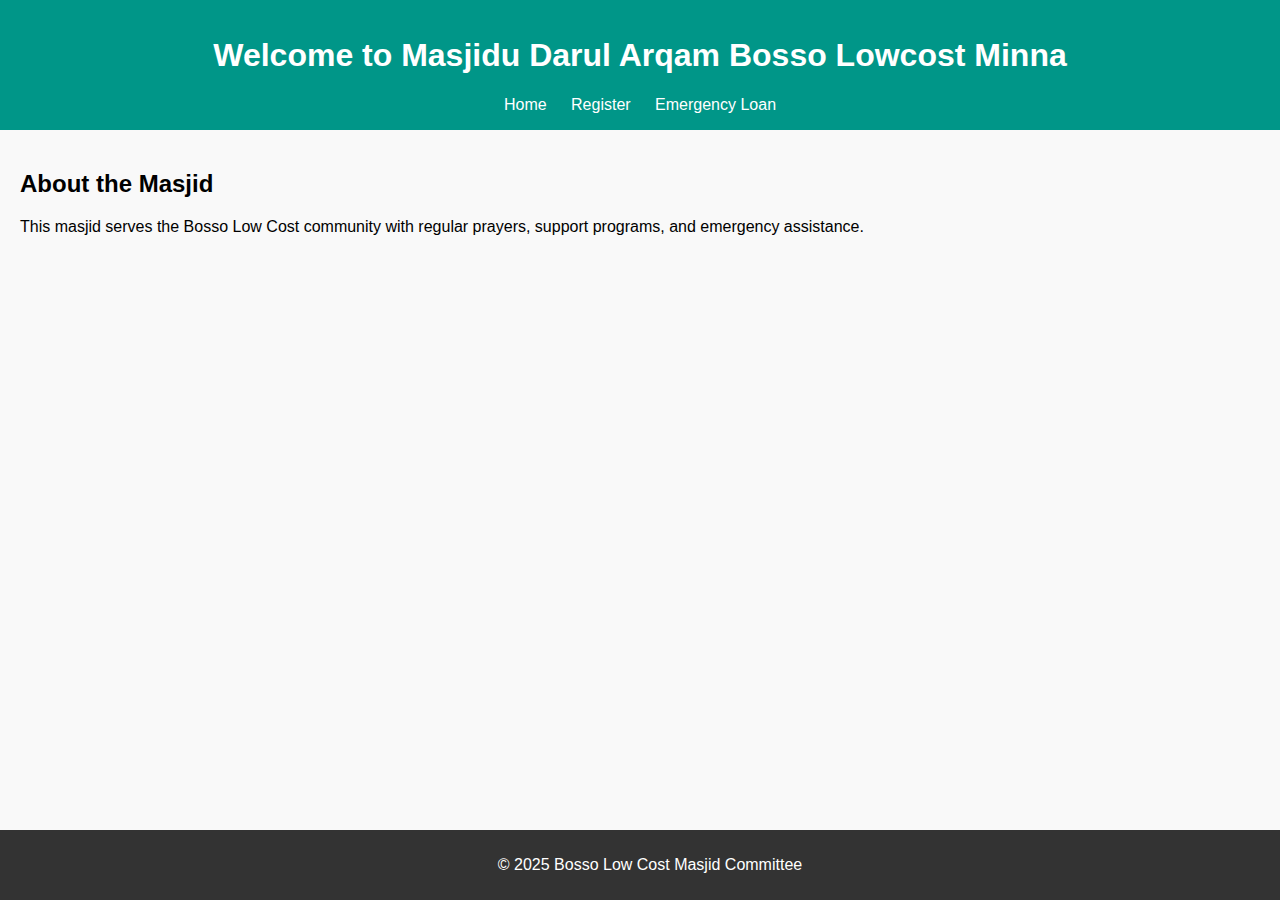
<file: index.html>
<!DOCTYPE html>
<html lang="en">
<head>
  <meta charset="UTF-8">
  <meta name="viewport" content="width=device-width, initial-scale=1">
  <title>Masjid Community</title>
  <link rel="stylesheet" href="css/style.css">
</head>
<body>
  <header>
    <h1>Welcome to Masjidu Darul Arqam Bosso Lowcost Minna</h1>
    <nav>
      <a href="index.html">Home</a>
      <a href="register.html">Register</a>
      <a href="loan.html">Emergency Loan</a>
    </nav>
  </header>

  <main>
    <section>
      <h2>About the Masjid</h2>
      <p>This masjid serves the Bosso Low Cost community with regular prayers, support programs, and emergency assistance.</p>
    </section>
  </main>

  <footer>
    <p>&copy; 2025 Bosso Low Cost Masjid Committee</p>
  </footer>
</body>
</html>
</file>
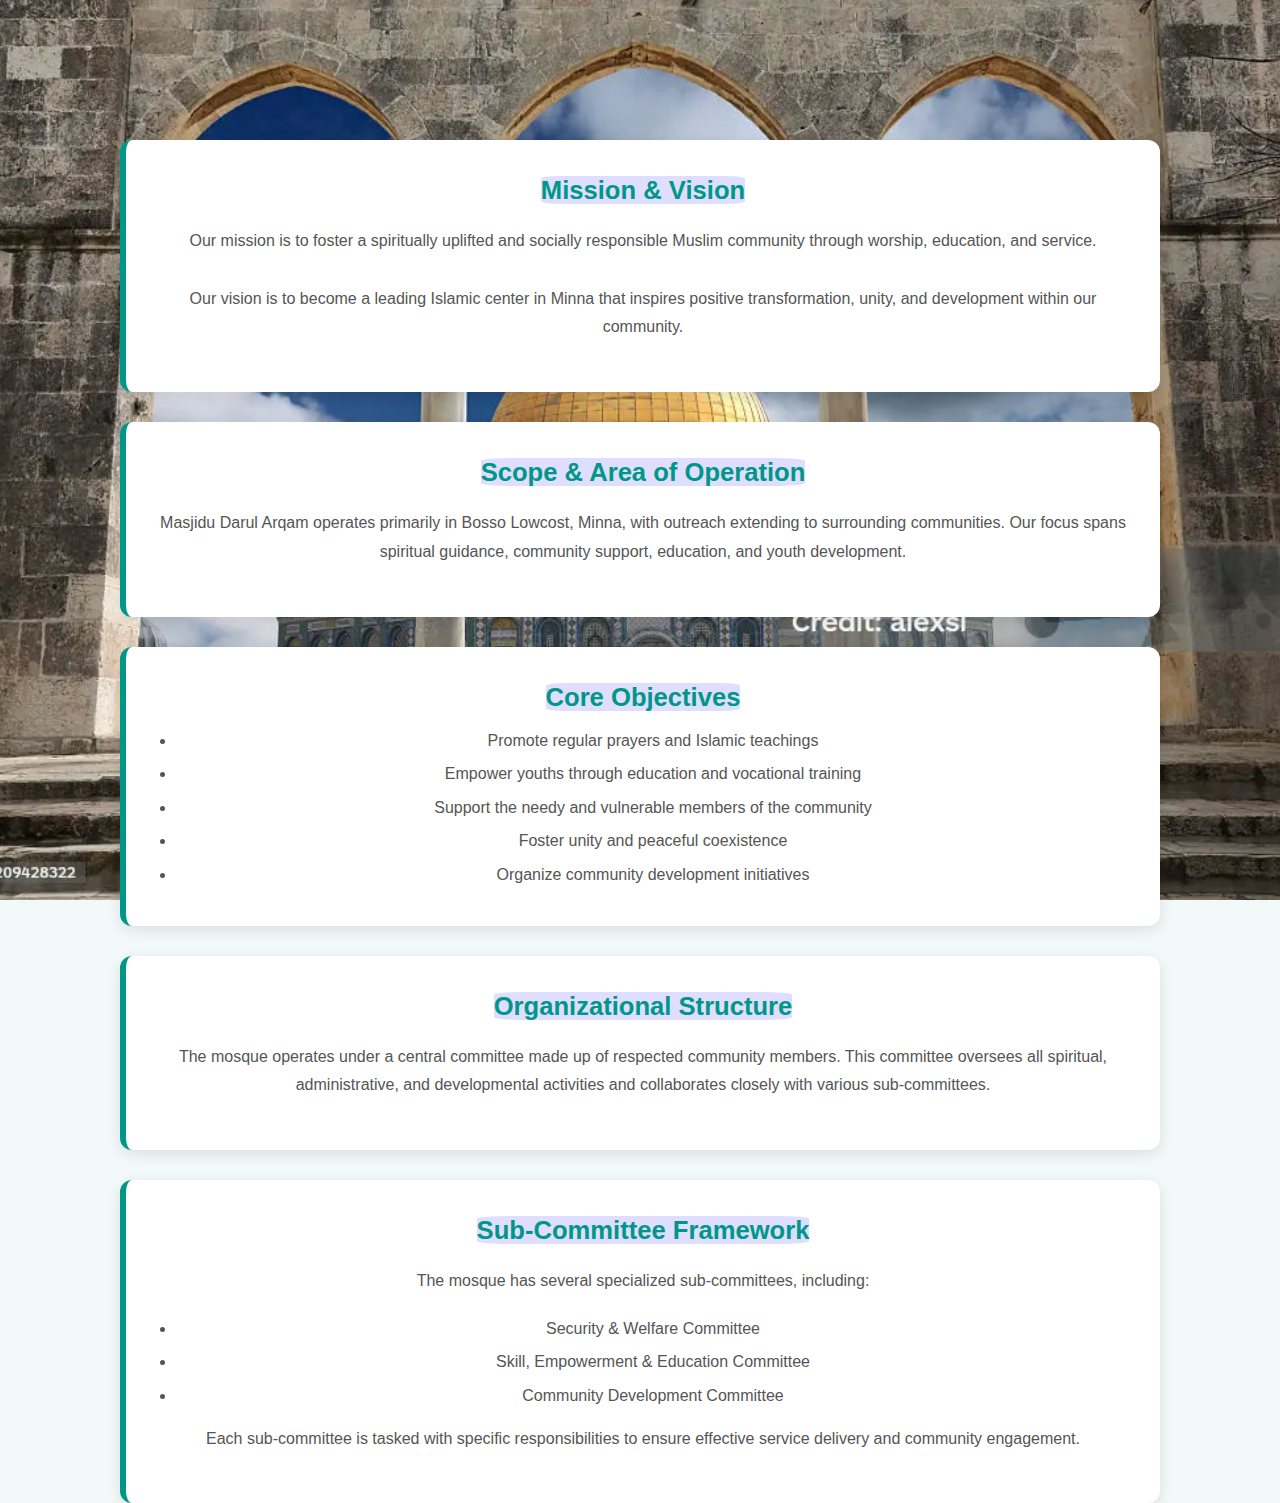
<file: about.html>
<!DOCTYPE html>
<html lang="en">
<head>
    <meta charset="UTF-8">
    <meta name="viewport" content="width=device-width, initial-scale=1.0">
    <link rel="stylesheet" href="style.css">
    <title>About</title>
</head>
<body>
    <section class="about-container">
  <div class="about-card">
    <h2>Mission & Vision</h2>
    <p>
      Our mission is to foster a spiritually uplifted and socially responsible Muslim community through worship, education, and service. <br><br>
      Our vision is to become a leading Islamic center in Minna that inspires positive transformation, unity, and development within our community.
    </p>
  </div>

  <div class="about-card">
    <h2>Scope & Area of Operation</h2>
    <p>
      Masjidu Darul Arqam operates primarily in Bosso Lowcost, Minna, with outreach extending to surrounding communities. Our focus spans spiritual guidance, community support, education, and youth development.
    </p>
  </div>

  <div class="about-card">
    <h2>Core Objectives</h2>
    <ul>
      <li>Promote regular prayers and Islamic teachings</li>
      <li>Empower youths through education and vocational training</li>
      <li>Support the needy and vulnerable members of the community</li>
      <li>Foster unity and peaceful coexistence</li>
      <li>Organize community development initiatives</li>
    </ul>
  </div>

  <div class="about-card">
    <h2>Organizational Structure</h2>
    <p>
      The mosque operates under a central committee made up of respected community members. This committee oversees all spiritual, administrative, and developmental activities and collaborates closely with various sub-committees.
    </p>
  </div>

  <div class="about-card">
    <h2>Sub-Committee Framework</h2>
    <p>
      The mosque has several specialized sub-committees, including:
    </p>
    <ul>
      <li>Security & Welfare Committee</li>
      <li>Skill, Empowerment & Education Committee</li>
      <li>Community Development Committee</li>
    </ul>
    <p>
      Each sub-committee is tasked with specific responsibilities to ensure effective service delivery and community engagement.
    </p>
  </div>
</section>

</body>
</html>
</file>
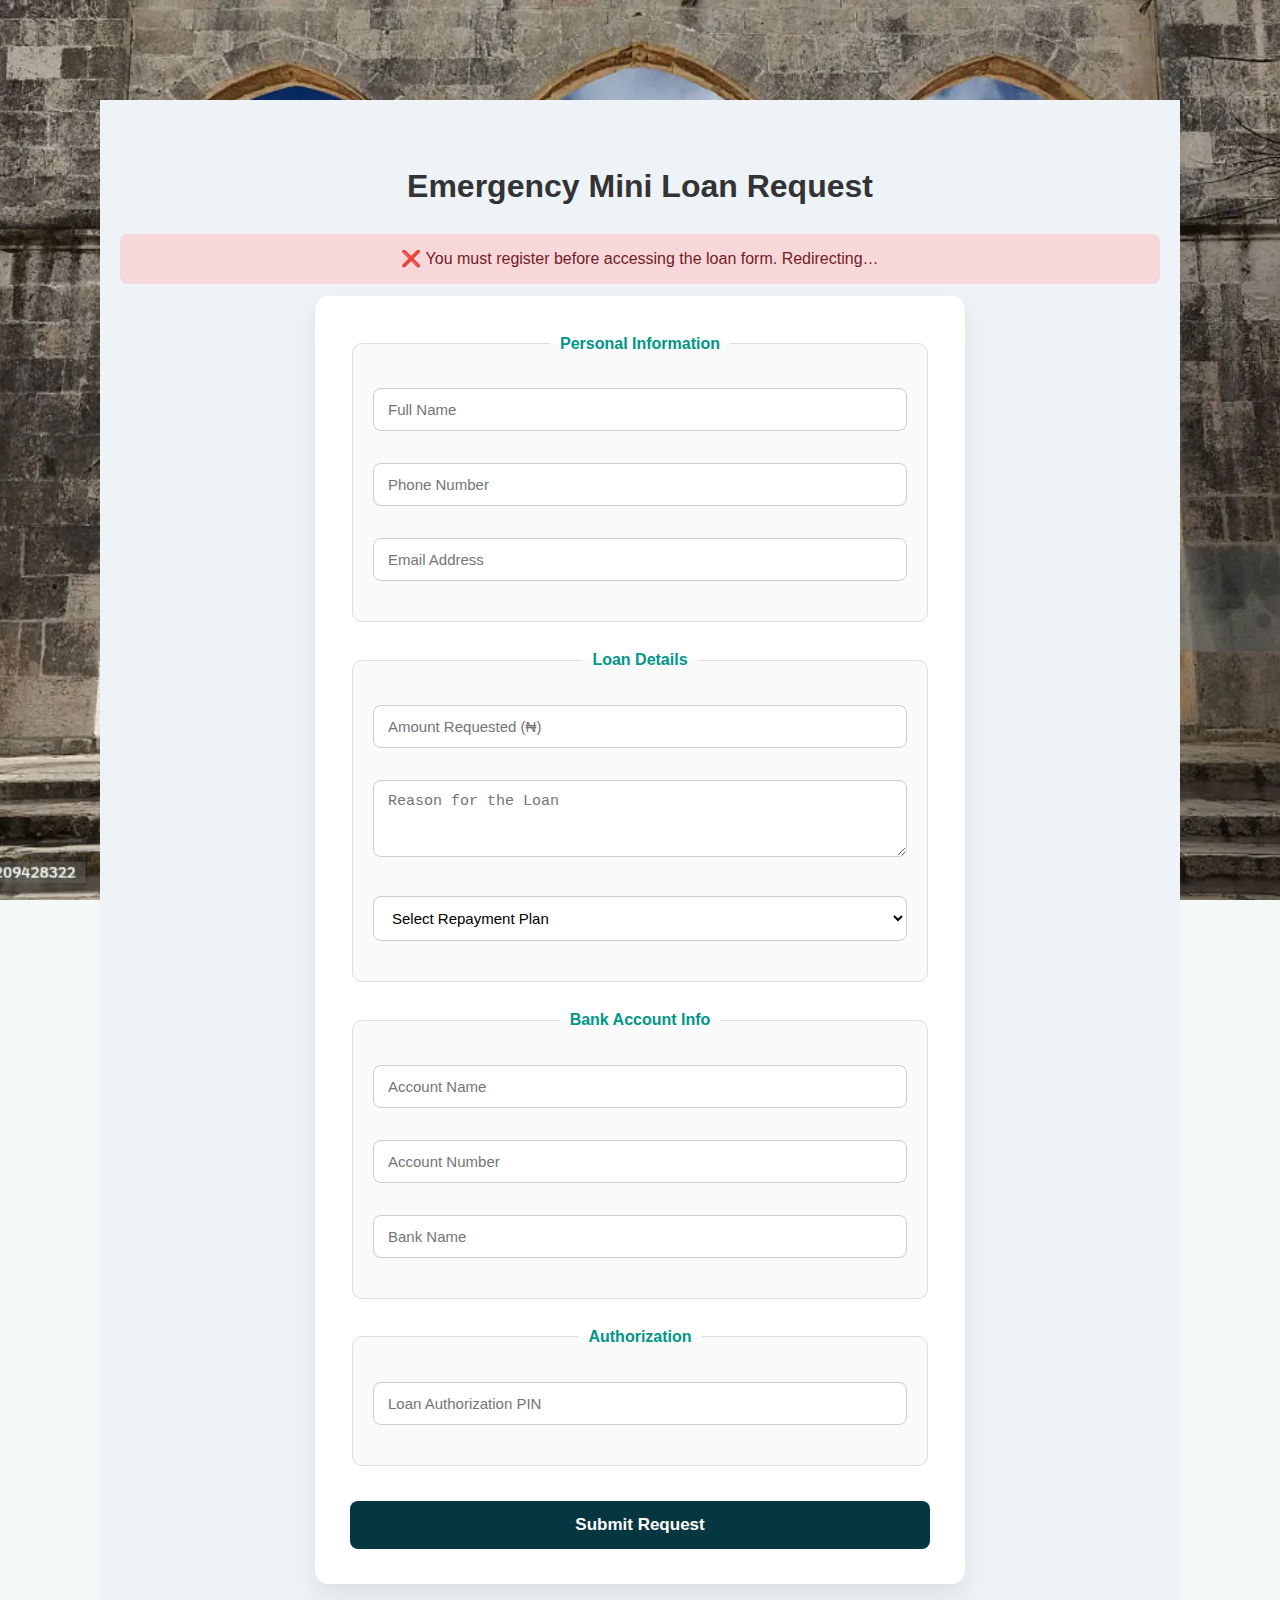
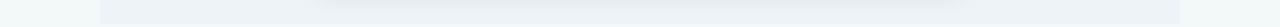
<file: loan.html>
<!DOCTYPE html>
<html lang="en">
<head>
  <meta charset="UTF-8" />
  <meta name="viewport" content="width=device-width, initial-scale=1.0"/>
  <title>Emergency Loan | Masjidu Darul Arqam</title>
  <link rel="stylesheet" href="style.css" />
</head>
<body>

  <section class="loan-page">
    <h1>Emergency Mini Loan Request</h1>

    <!-- Success/Error messages appear here -->
    <div id="message-box" style="display:none; padding:12px; border-radius:8px; margin:12px 0;"></div>

    <form id="loan-form"  method="POST" novalidate>
      <!-- Helpful hidden marker (optional) -->
      <input type="hidden" name="formType" value="loan" />

      <fieldset>
        <legend>Personal Information</legend>
        <input type="text" name="name" placeholder="Full Name" required />
        <input type="tel"  name="phone" placeholder="Phone Number" required />
        <input type="email" name="email" placeholder="Email Address" required />
      </fieldset>

      <fieldset>
        <legend>Loan Details</legend>
        <input type="number" name="amount" placeholder="Amount Requested (₦)" required />
        <textarea name="reason" placeholder="Reason for the Loan" rows="3" required></textarea>
        <select name="repayment" required>
          <option value="">Select Repayment Plan</option>
          <option>1 month</option>
          <option>2 months</option>
          <option>3 months</option>
        </select>
      </fieldset>

      <fieldset>
        <legend>Bank Account Info</legend>
        <input type="text" name="account_name" placeholder="Account Name" required />
        <input type="text" name="account_number" placeholder="Account Number" required />
        <input type="text" name="bank_name" placeholder="Bank Name" required />
      </fieldset>

      <fieldset>
        <legend>Authorization</legend>
        <input type="password" name="pin" placeholder="Loan Authorization PIN" required />
      </fieldset>

      <button type="submit">Submit Request</button>
    </form>
  </section>

  <script src="formHandler.js"></script>
</body>
</html>
</file>
<file: css/style.css>
body {
  font-family: Arial, sans-serif;
  margin: 0;
  padding: 0;
  background: #f9f9f9;
}

header {
  background: #009688;
  color: white;
  padding: 1em;
  text-align: center;
}

nav a {
  margin: 0 10px;
  color: white;
  text-decoration: none;
}

main {
  padding: 20px;
}

footer {
  background: #333;
  color: white;
  text-align: center;
  padding: 10px;
  position: fixed;
  width: 100%;
  bottom: 0;
}
</file>
<file: style.css>
html, body {
  height: 100%;
  margin: 0;
  padding: 0;
  display: flex;
  flex-direction: column;
}
main {
  flex: 1;
}
body {
  background-image: url('assets/images/msjd.webp');
  background-repeat: no-repeat;
  background-size: cover;
  background-position: center;
  background-attachment: fixed;
  min-height: 100vh;
  margin: 0;
  padding: 0;
  font-family: 'Poppins', sans-serif;
  line-height: 1.6;
  background-color: #f4f4f4;
  color: #333;
  height: 100%;
  overflow-x: hidden;
}
* {
  box-sizing: border-box;
}

.hero {
  position: fixed;
  top: 0;
  right: 0;
  left: 0;
  color: white;
  padding: 0;
  margin-top: 0;
  margin-bottom: 30px;
  text-align: center;
  background-color: #06363f;
}
.hero h1{
  margin: 0;
  padding: 0;
  color: white;
  font-weight: 600;
  margin-bottom: 15px;
}
span{
  font-family: 'Lucida Sans', 'Lucida Sans Regular', 'Lucida Grande', 'Lucida Sans Unicode', Geneva, Verdana, sans-serif;
  font-weight: lighter;
  font-size: small;
}

.hero .btn {
  display: inline-block;
  margin-top: 0;
  margin-bottom: 5px;
  padding: 5px 20px;
  color: black;
  text-decoration: none;
  border-radius: 5px;
  background-color: #f4c542;
}

section {
  padding: 40px 20px;
  text-align: center;
}
.intro{
  margin: 0;
  margin-top: 50px;
  padding: 20px 20px;
  color: black;
  background: rgba(185, 192, 213, 0.85);;
  border-top: 2px solid #06363f;
  border-bottom: 2px solid #06363f;
  border-radius: 5%;
  width: 100vw;
  margin-left: calc(-50vw + 50%);
  text-align: center;

}
h2, h3 {
  font-weight: 600;
  color: #06363f;
  margin-bottom: 15px;
}

p {
  font-weight: 400;
  line-height: 1.8;
  margin-bottom: 20px;
  font-size: 16px;
}

h2{
  border: #555;
  border-radius: 10%;
  display: inline;
  background-color: rgba(210, 208, 254, 0.7);
}
p{
  color: black;
}

.cards {
  display: grid;
  grid-template-columns: repeat(auto-fit, minmax(180px, 1fr));
  gap: 20px;
  margin-top: 20px;
}

.card {
  background: #ffffff;
  padding: 20px;
  text-decoration: none;
  color: #06363f;
  border: 1px solid #ddd;
  border-left: 5px solid #06363f;
  border-radius: 10px;
  box-shadow: 0 2px 6px rgba(0,0,0,0.1);
  transition: 0.3s;
}


.card:hover {
  background: #f4c542;
  color: black;
  transition: 0.3s;
}

footer {
  background: #b9c0d5;
  color: #06363f;
  text-align: center;
  padding: 15px;
  margin: 0;
}
/*ABOUT PAGE*/

@import url('https://fonts.googleapis.com/css2?family=Poppins:wght@400;600&display=swap');

.about body {
  font-family: 'Poppins', sans-serif;
  background-color: #f0f4f8;
  margin: 0;
  padding: 0;
  line-height: 1.6;
  color: #333;
}

.about-container {
  max-width: 1100px;
  margin: 40px auto;
  padding: 0 20px;
  display: flex;
  flex-direction: column;
  gap: 30px;
}

.about-card {
  background-color: #ffffff;
  padding: 30px;
  border-radius: 12px;
  box-shadow: 0 4px 15px rgba(0, 0, 0, 0.1);
  border-left: 6px solid #009688;
  transition: transform 0.3s ease;
}

.about-card:hover {
  transform: translateY(-5px);
}

.about-card h2 {
  margin-top: 0;
  font-size: 1.6rem;
  color: #009688;
  font-weight: 600;
}

.about-card p, .about-card ul {
  font-size: 1rem;
  color: #555;
}

.about-card ul {
  padding-left: 20px;
  margin: 10px 0 0;
}

.about-card ul li {
  margin-bottom: 8px;
}

/*REGISTRATION PAGE*/

body {
  font-family: 'Poppins', sans-serif;
  margin: 50px;
  padding: 50px;
  background-color: #f2f9f8;
  color: #333;

}
.registration-form{
  padding: 35px;
  border-radius: 14px;
  box-shadow: 0 12px 24px rgba(0, 0, 0, 0.08);
  transition: all 0.3s ease;
}

.registration-container {
  max-width: 600px;
  margin: 40px auto;
  padding: 30px;
  background-color: white;
  border-radius: 20px;
  box-shadow: 0 0 10px rgba(0, 0, 0, 0.1);
}

.registration-container h1 {
  text-align: center;
  color:  #06363f;
  margin-bottom: 20px;
}

form .form-group {
  margin-bottom: 15px;
}

form label {
  display: block;
  font-weight: 600;
  margin-bottom: 5px;
}

form input,
form select {
  width: 100%;
  padding: 10px;
  border: 1px solid #ccc;
  border-radius: 6px;
  font-size: 1rem;
}

form button {
  width: 100%;
  padding: 12px;
  background-color: #009688;
  color: white;
  border: none;
  border-radius: 6px;
  font-size: 1rem;
  cursor: pointer;
  margin-top: 10px;
}

form button:hover {
  background-color: #00796b;
}
.success {
  background-color: #d4edda;
  color: #155724;
}

.error {
  background-color: #f8d7da;
  color: #721c24;
}


/*loan page styles*/

.loan-page {
  font-family: 'Segoe UI', Tahoma, Geneva, Verdana, sans-serif;
  background: #eef3f8;
  padding: 40px 20px;
}

.loan-page form {
  max-width: 650px;
  margin: auto;
  background: #ffffff;
  padding: 35px;
  border-radius: 14px;
  box-shadow: 0 12px 24px rgba(0, 0, 0, 0.08);
  transition: all 0.3s ease;
}

.loan-page .form-title {
  text-align: center;
  margin-bottom: 25px;
  font-size: 24px;
  color:  #06363f;
  font-weight: bold;
}

/* Fieldsets */
.loan-page fieldset {
  border: 1px solid #ddd;
  padding: 20px;
  margin-bottom: 25px;
  border-radius: 10px;
  background-color: #fafafa;
}

.loan-page legend {
  padding: 0 10px;
  font-weight: bold;
  color: #009688;
  font-size: 16px;
}

/* Inputs */

.loan-page input,
.loan-page select,
.loan-page textarea {
  width: 100%;
  padding: 12px 14px;
  margin-top: 12px;
  margin-bottom: 20px;
  border: 1px solid #ccc;
  border-radius: 8px;
  font-size: 15px;
  background-color: #fff;
  transition: 0.3s;
}

.loan-page input:focus,
.loan-page select:focus,
.loan-page textarea:focus {
  border-color: #00bfa6;
  outline: none;
}

/* Submit Button */

.loan-page button {
  width: 100%;
  padding: 14px;
  background-color:  #06363f;
  color: #fff;
  font-size: 17px;
  font-weight: bold;
  border: none;
  border-radius: 8px;
  cursor: pointer;
  transition: background-color 0.3s ease;
}

.loan-page button:hover {
  background-color: #f4c542;
  color: black;
}

/* Responsive */

@media screen and (max-width: 600px) {
  .loan-page form {
    padding: 25px 20px;
  }
}
#message-box.success {
  background-color: #e0f6f0;
  color: #00796b;
  border: 1px solid #00bfa6;
}

#message-box.error {
  background-color: #fdecea;
  color: #b00020;
  border: 1px solid #f44336;
}

/* Tablet view */
@media (max-width: 900px) {
  header h1 {
    font-size: 24px;
  }
  .hero {
    font-size: 16px;
  }
  .intro {
    padding: 30px 15px;
    font-size: 16px;
    text-align: left; 
  }
}

/* Mobile view */
@media (max-width: 600px) {
  .hero h1{
    font-size: 20px;
  }
  .hero span{
    font-size: 10px;
  }
  .quick-links {
    font-size: 13px;
    text-align: center;
  }
  .quick-links h2{
    font-size: 20px;
    line-height: 10px;
  }
  .intro {
    padding: 20px;
    font-size: 15px;
    line-height: 10px;
    margin-top: 50px; 
    text-align: center;
  }
  .intro p{
    font-size: 15px;
  }
  footer {
    background: #9aa3bd;
    color: #05323a;
    text-align: justify;
    padding: 20px 16px;
    padding: 0;
  }
  footer p{
    font-size: 10px;
  }
}
</file>
